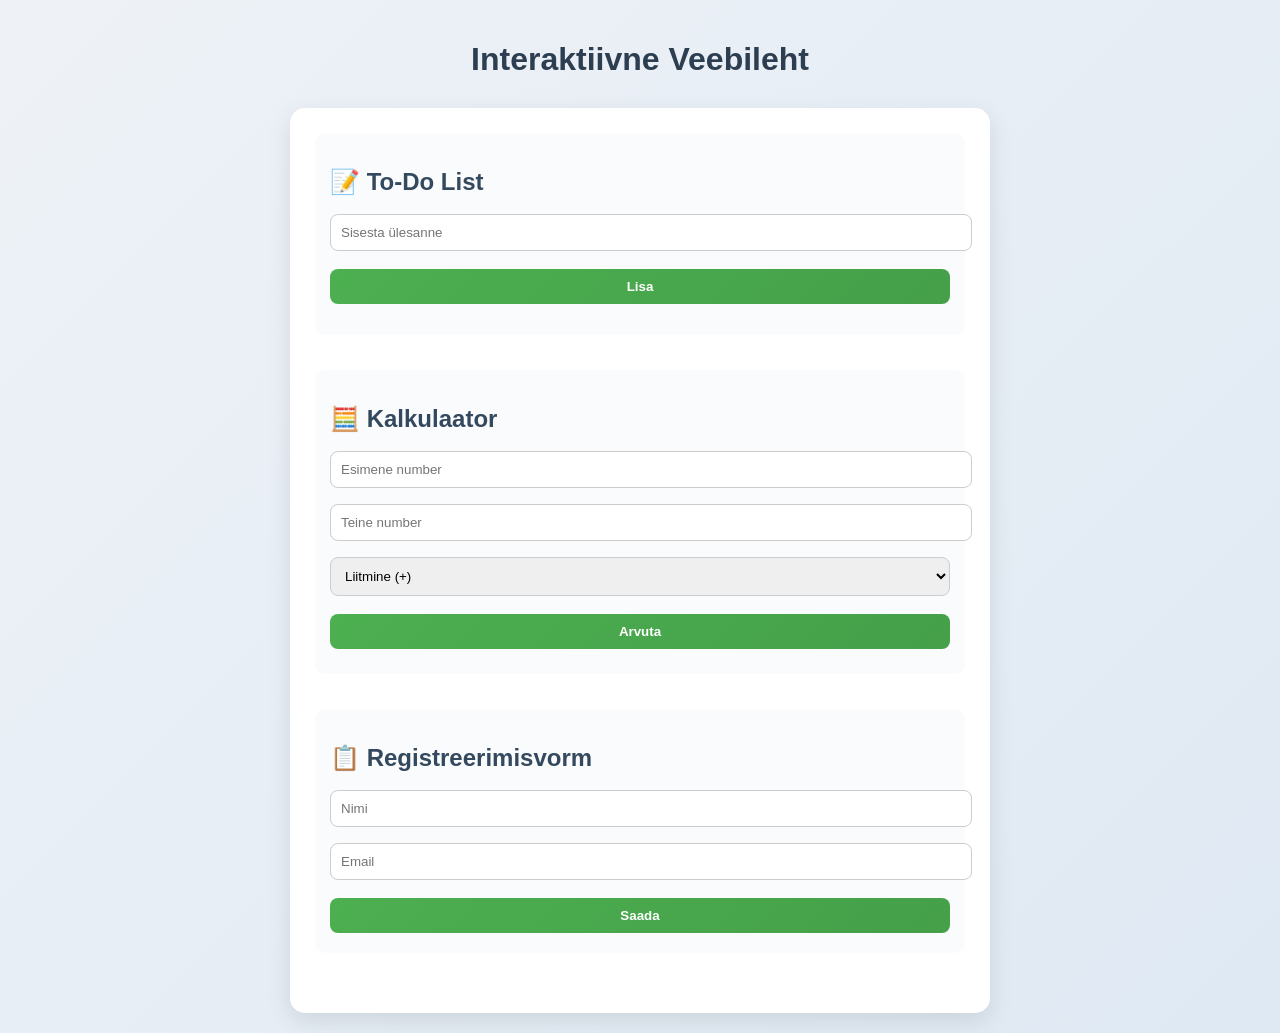
<file: index.html>
<!DOCTYPE html>
<html lang="et">
<head>
  <link rel="stylesheet" href="calc.css">
  <meta charset="UTF-8">
  <title>Interaktiivne Veebileht</title>
</head>
<body>

<h1>Interaktiivne Veebileht</h1>

<div class="container">

  <!-- TO-DO LIST -->
  <section>
    <h2>📝 To-Do List</h2>
    <input type="text" id="taskInput" placeholder="Sisesta ülesanne">
    <button class="button" onclick="addTask()">Lisa</button>
    <ul id="taskList" ></ul>
  </section>

  <!-- KALKULAATOR -->
  <section>
    <h2>🧮 Kalkulaator</h2>
    <input type="number" id="num1" placeholder="Esimene number">
    <input type="number" id="num2" placeholder="Teine number">
    
    <select id="operation">
      <option value="+">Liitmine (+)</option>
      <option value="-">Lahutamine (-)</option>
      <option value="*">Korrutamine (*)</option>
      <option value="/">Jagamine (/)</option>
    </select>

    <button onclick="calculate()">Arvuta</button>
    <div class="result" id="calcResult"></div>
  </section>

  <!-- VORMI VALIDEERIMINE -->
  <section>
    <h2>📋 Registreerimisvorm</h2>
    <input type="text" id="name" placeholder="Nimi">
    <input type="email" id="email" placeholder="Email">
    <button onclick="validateForm()">Saada</button>
    <div class="error" id="formError"></div>
  </section>

</div>

<script src="calc.js"></script>

</body>
</html>
</file>
<file: calc.css>
body {
    font-family: 'Segoe UI', Arial, sans-serif;
    background: linear-gradient(135deg, #eef2f7, #dfe9f3);
    margin: 0;
    padding: 20px;
}

h1 {
    text-align: center;
    color: #2c3e50;
    margin-bottom: 30px;
}

.container {
    max-width: 650px;
    margin: auto;
    background: #ffffff;
    padding: 25px;
    border-radius: 15px;
    box-shadow: 0 8px 25px rgba(0,0,0,0.1);
}

section {
    margin-bottom: 35px;
    padding: 15px;
    border-radius: 10px;
    background: #f9fbfd;
    transition: transform 0.2s ease;
}

section:hover {
    transform: translateY(-3px);
}

h2 {
    margin-bottom: 10px;
    color: #34495e;
}

input, select {
    width: 100%;
    padding: 10px;
    margin: 8px 0;
    border-radius: 8px;
    border: 1px solid #ccc;
    transition: 0.2s;
}

input:focus, select:focus {
    border-color: #4CAF50;
    outline: none;
    box-shadow: 0 0 5px rgba(76, 175, 80, 0.3);
}

button {
    width: 100%;
    padding: 10px;
    margin-top: 10px;
    cursor: pointer;
    background: linear-gradient(135deg, #4CAF50, #45a049);
    color: white;
    border: none;
    border-radius: 8px;
    font-weight: bold;
    transition: 0.2s;
}

.remove-btn {
    width: 10%;
    padding: 10px;
    margin-top: 10px;
    cursor: pointer;
    background: linear-gradient(135deg, #4CAF50, #45a049);
    color: white;
    border: none;
    border-radius: 8px;
    font-weight: bold;
    transition: 0.2s;
}

button:hover {
    transform: scale(1.03);
    box-shadow: 0 5px 15px rgba(0,0,0,0.15);
}

ul {
    list-style: none;
    padding: 0;
}

li {
    padding: 10px;
    background: #eaf1f8;
    margin-top: 8px;
    border-radius: 8px;
    display: flex;
    justify-content: space-between;
    align-items: center;
}

.error {
    color: #e74c3c;
    font-size: 14px;
    margin-top: 5px;
}

.result {
    font-weight: bold;
    margin-top: 10px;
    color: #2c3e50;
}
</file>
<file: kalkulaator/calc.css>
body {
    font-family: 'Segoe UI', Arial, sans-serif;
    background: linear-gradient(135deg, #eef2f7, #dfe9f3);
    margin: 0;
    padding: 20px;
}

h1 {
    text-align: center;
    color: #2c3e50;
    margin-bottom: 30px;
}

.container {
    max-width: 650px;
    margin: auto;
    background: #ffffff;
    padding: 25px;
    border-radius: 15px;
    box-shadow: 0 8px 25px rgba(0,0,0,0.1);
}

section {
    margin-bottom: 35px;
    padding: 15px;
    border-radius: 10px;
    background: #f9fbfd;
    transition: transform 0.2s ease;
}

section:hover {
    transform: translateY(-3px);
}

h2 {
    margin-bottom: 10px;
    color: #34495e;
}

input, select {
    width: 100%;
    padding: 10px;
    margin: 8px 0;
    border-radius: 8px;
    border: 1px solid #ccc;
    transition: 0.2s;
}

input:focus, select:focus {
    border-color: #4CAF50;
    outline: none;
    box-shadow: 0 0 5px rgba(76, 175, 80, 0.3);
}

button {
    width: 100%;
    padding: 10px;
    margin-top: 10px;
    cursor: pointer;
    background: linear-gradient(135deg, #4CAF50, #45a049);
    color: white;
    border: none;
    border-radius: 8px;
    font-weight: bold;
    transition: 0.2s;
}

button:hover {
    transform: scale(1.03);
    box-shadow: 0 5px 15px rgba(0,0,0,0.15);
}

ul {
    list-style: none;
    padding: 0;
}

li {
    padding: 10px;
    background: #eaf1f8;
    margin-top: 8px;
    border-radius: 8px;
    display: flex;
    justify-content: space-between;
    align-items: center;
}

.error {
    color: #e74c3c;
    font-size: 14px;
    margin-top: 5px;
}

.result {
    font-weight: bold;
    margin-top: 10px;
    color: #2c3e50;
}
</file>
